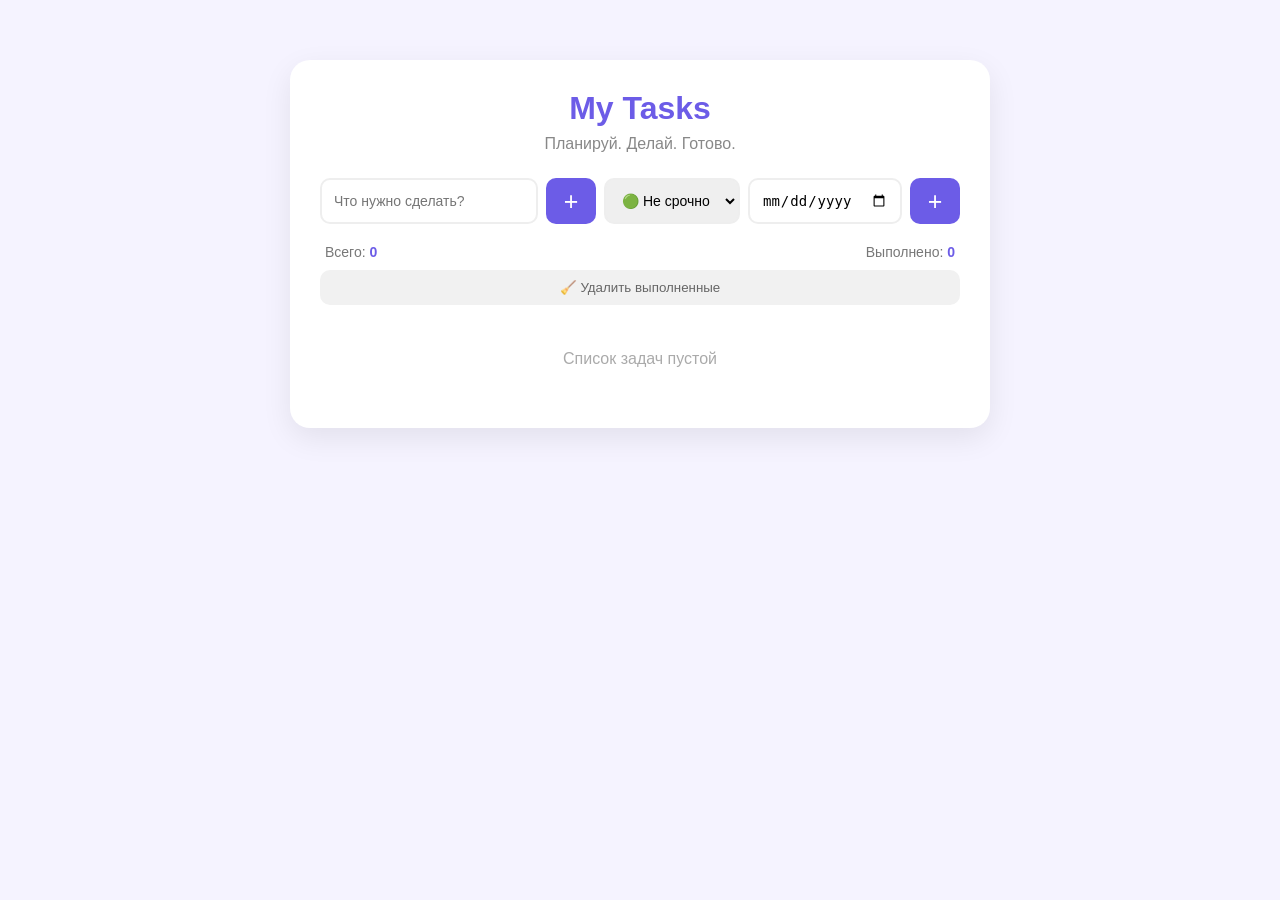
<file: index.html>
<!DOCTYPE html>
<html lang="ru">

<head>
    <meta charset="UTF-8">
    <meta name="viewport" content="width=device-width, initial-scale=1.0">
    <title>My Tasks</title>
    <link rel="stylesheet" href="to_do.css">
</head>

<body>

    <div class="container">

        <div class="header">
            <h1>My Tasks</h1>
            <p>Планируй. Делай. Готово.</p>
        </div>

        <div class="add-task">
            <input type="text" id="taskInput" placeholder="Что нужно сделать?">
            <button id="addButton">+</button>

            <select id="priority">
                <option value="low">🟢 Не срочно</option>
                <option value="medium">🟡 Обычно</option>
                <option value="high">🔴 Важно</option>
            </select>

            <input type="date" id="taskDate">

            <button id="addButton">+</button>

        </div>
        <div class="stats">
            <span>Всего: <b id="totalTasks">0</b></span>
            <span>Выполнено: <b id="completedTasks">0</b></span>
        </div>
        <button id="deleteCompleted" class="clear-button">
            🧹 Удалить выполненные
        </button>

        <div id="emptyText" class="empty">
            Список задач пустой
        </div>

        <ul id="taskList"></ul>

    </div>

    <script src="to_do.js"></script>
</body>

</html>
</file>
<file: to_do.css>
* {
    box-sizing: border-box;
}

body {
    margin: 0;
    font-family: Arial, sans-serif;
    background: #f5f3ff;
    color: #2d2d3a;
}

.container {
    width: 90%;
    max-width: 700px;
    margin: 60px auto;
    background: white;
    padding: 30px;
    border-radius: 20px;
    box-shadow: 0 10px 30px rgba(0, 0, 0, 0.08);
}

.header {
    text-align: center;
    margin-bottom: 25px;
}

.header h1 {
    margin: 0;
    font-size: 32px;
    color: #6c5ce7;
}

.header p {
    margin-top: 8px;
    color: #888;
}

.add-task {
    display: flex;
    gap: 8px;
    flex-wrap: wrap;
}

.add-task input,
.add-task select {
    padding: 12px;
    border: 2px solid #eee;
    border-radius: 10px;
    font-size: 14px;
    outline: none;
}

#taskInput {
    flex: 1;
    min-width: 180px;
}

.add-task input:focus,
.add-task select:focus {
    border-color: #6c5ce7;
}

.add-task button {
    width: 50px;
    border: none;
    border-radius: 10px;
    background: #6c5ce7;
    color: white;
    font-size: 25px;
    cursor: pointer;
}

.add-task button:hover {
    background: #5848d4;
}

.stats {
    display: flex;
    justify-content: space-between;
    margin: 20px 5px 10px;
    color: #777;
    font-size: 14px;
}

.stats b {
    color: #6c5ce7;
}

.clear-button {
    width: 100%;
    padding: 10px;
    border: none;
    border-radius: 10px;
    background: #f1f1f1;
    color: #666;
    cursor: pointer;
    margin-bottom: 15px;
}

.clear-button:hover {
    background: #e7e7e7;
}

.empty {
    text-align: center;
    padding: 30px 0;
    color: #aaa;
}

#taskList {
    list-style: none;
    padding: 0;
    margin: 0;
}

.task {
    display: flex;
    align-items: center;
    gap: 10px;
    padding: 14px;
    margin-bottom: 10px;
    background: #f8f7ff;
    border-radius: 12px;
    border-left: 5px solid #6c5ce7;
}

.task.low {
    border-left-color: #55b879;
}

.task.medium {
    border-left-color: #f0b429;
}

.task.high {
    border-left-color: #e74c3c;
}

.task-info {
    flex: 1;
}

.task-text {
    font-size: 16px;
}

.task-date {
    display: block;
    margin-top: 5px;
    font-size: 12px;
    color: #999;
}

.task.completed .task-text {
    text-decoration: line-through;
    color: #aaa;
}

.check-button,
.edit-button,
.delete-button {
    border: none;
    background: none;
    cursor: pointer;
    font-size: 18px;
}

.check-button {
    color: #6c5ce7;
}

.edit-button {
    color: #f0a500;
}

.delete-button {
    color: #e74c3c;
}

.task input {
    flex: 1;
    padding: 8px;
    border: 1px solid #ccc;
    border-radius: 8px;
    font-size: 16px;
}

@media (max-width: 600px) {

    .container {
        margin: 20px auto;
        padding: 20px;
    }

    .add-task {
        flex-direction: column;
    }

    .add-task input,
    .add-task select,
    .add-task button {
        width: 100%;
    }

}
</file>
